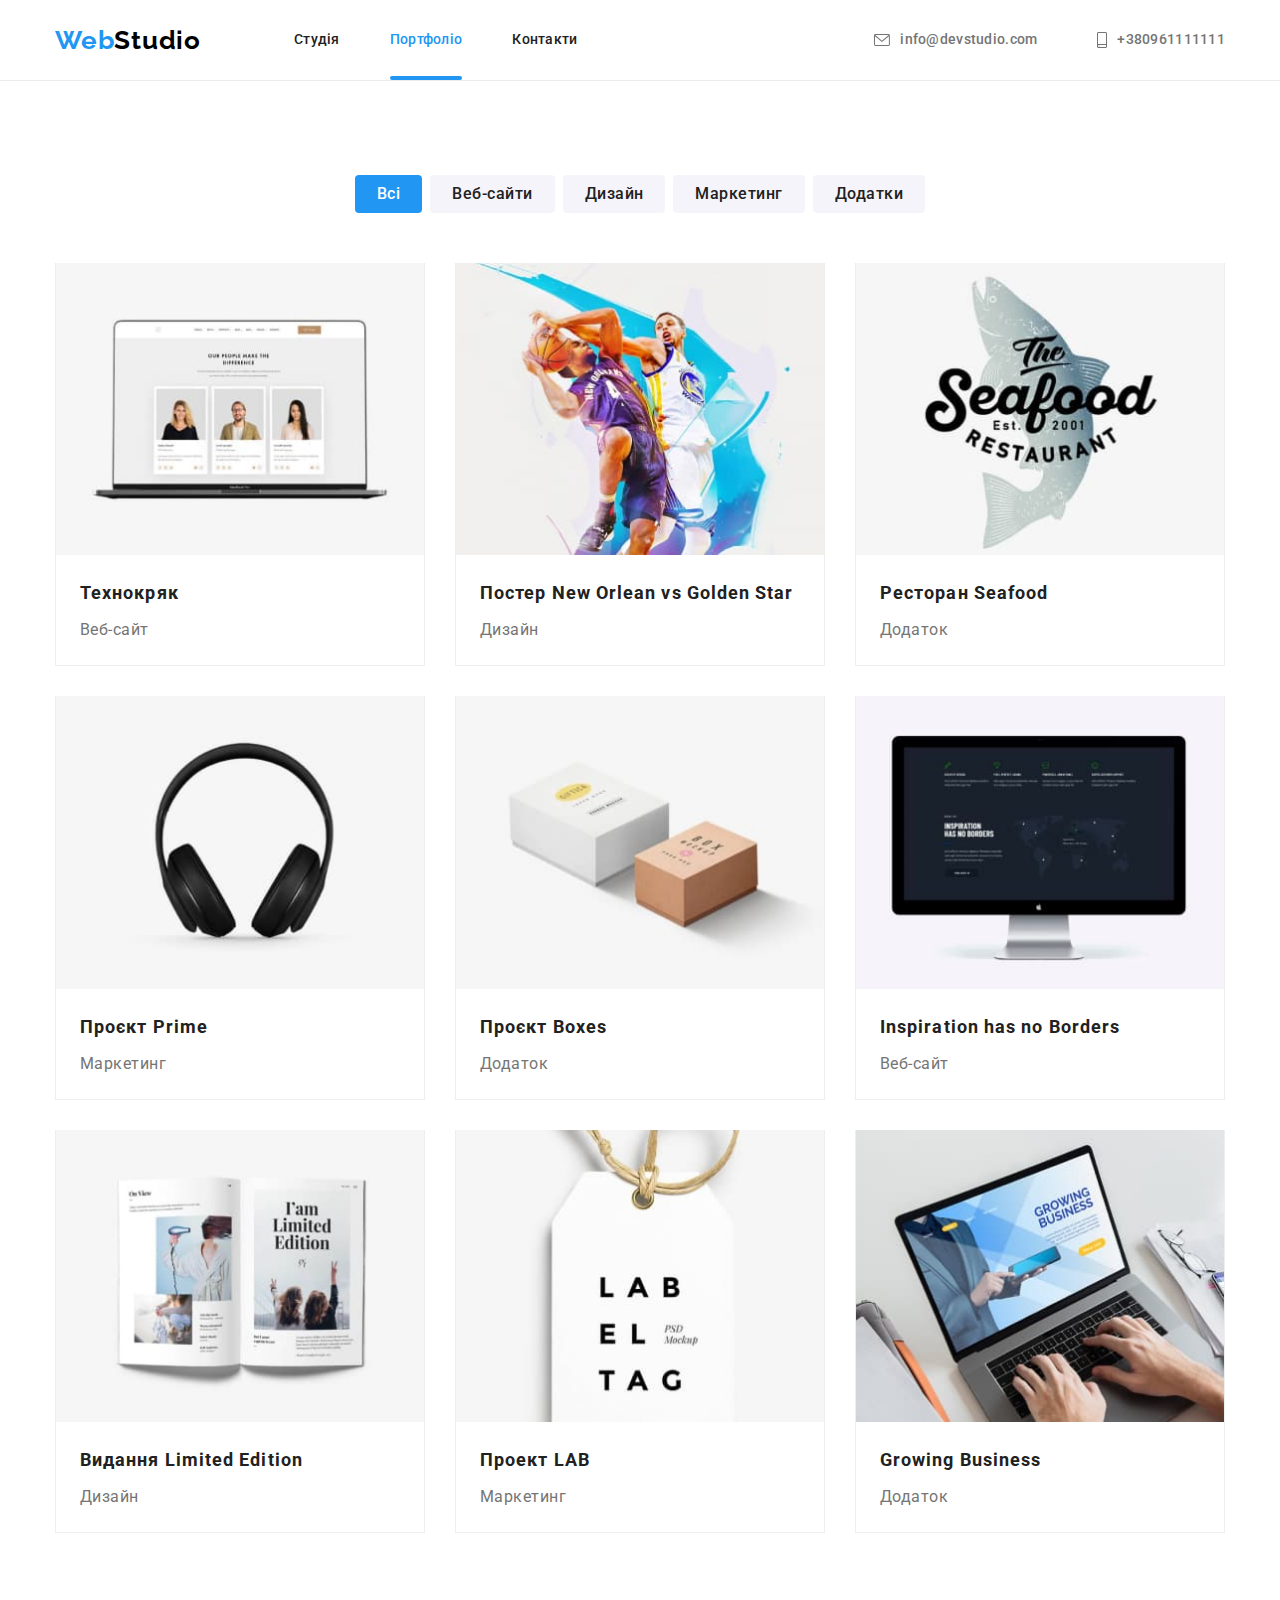
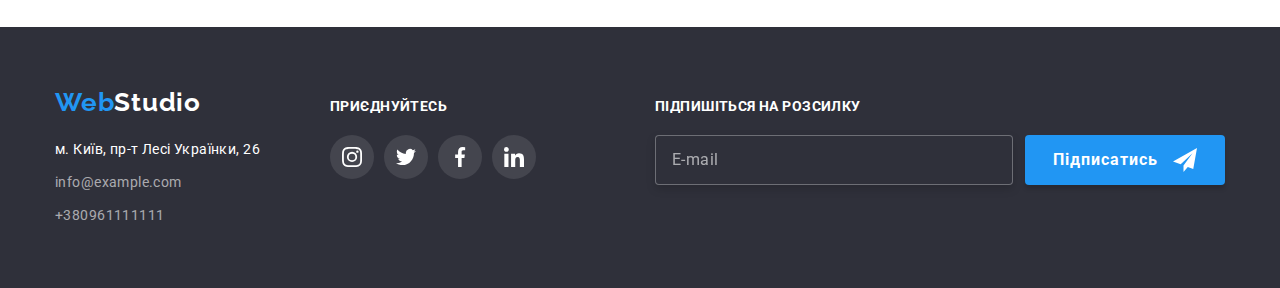
<file: portfolio.html>
<!DOCTYPE html>
<html lang="uk">
	<head>
		<meta charset="UTF-8" />
		<meta http-equiv="X-UA-Compatible" content="IE=edge" />
		<meta name="viewport" content="width=device-width, initial-scale=1.0" />
		<title>Web Studio (Version 2.1)</title>
		<link rel="preconnect" href="https://fonts.googleapis.com" />
		<link rel="preconnect" href="https://fonts.gstatic.com" crossorigin />
		<link
			href="https://fonts.googleapis.com/css2?family=Raleway:wght@700&family=Roboto:wght@400;500;700&display=swap"
			rel="stylesheet"
		/>
		<link
			rel="stylesheet"
			href="https://cdnjs.cloudflare.com/ajax/libs/modern-normalize/1.1.0/modern-normalize.min.css"
		/>
		<link rel="stylesheet" href="./css/main.min.css" />
	</head>

	<body>
		<div class="mobile-menu js-menu-container" id="mobile-menu">
			<button class="mobile-menu__button js-close-menu">
				<svg width="18.67px" height="18.67px">
					<use href="./images/icons.svg#icon-close-mob"></use>
				</svg>
			</button>
			<ul class="mobile-list list">
				<li class="mobile-list__text"><a href="./index.html" class="mobile-list__item link">Студія</a> </li>
				<li class="mobile-list__text"><a href="./portfolio.html" class="mobile-list__item link">Портфоліо</a> </li>
				<li class="mobile-list__text"><a href="" class="mobile-list__item link">Контакти</a></li>
				<li class="mobile-list__phone"
					><a href="tel:+380961111111" class="mobile-list__phone-link link">+380961111111</a></li
				>
				<li class="mobile-list__mail"
					><a href="mailto:info@devstudio.com" class="mobile-list__mail-link link">info@devstudio.com</a></li
				>
			</ul>
			<ul class="mobile-list__social list">
				<li class="mobile-list__social-text"
					><a href="" class="mobile-list__social-link link">Instagram</a><span class="mobile-list__border"></span>
				</li>
				<li class="mobile-list__social-text">
					<a href="" class="mobile-list__social-link link">Twitter</a><span class="mobile-list__border"></span>
				</li>
				<li class="mobile-list__social-text">
					<a href="" class="mobile-list__social-link link">Facebook</a><span class="mobile-list__border"></span>
				</li>
				<li class="mobile-list__social-text"> <a href="" class="mobile-list__social-link link">LinkedIn</a> </li>
			</ul>
		</div>

		<header class="header">
			<div class="container">
				<button class="mobile-menu__button-open js-open-menu" aria-expanded="false" aria-controls="mobile-menu">
					<svg width="24px" height="16px">
						<use href="./images/icons.svg#icon-menu-mob"></use>
					</svg>
				</button>
				<div class="header__container">
					<nav class="navigation">
						<a lang="en" href="./index.html" class="link navigation__logo"
							><span class="navigation__logo-part1">Web</span><span class="navigation__logo-part2">Studio</span>
						</a>
						<ul class="site-nav list">
							<li class="site-nav__item"><a href="./index.html" class="site-nav__link link">Студія</a></li>
							<li class="site-nav__item"
								><a href="./portfolio.html" class="site-nav__link link current">Портфоліо</a></li
							>
							<li class="site-nav__item"><a href="" class="site-nav__link link">Контакти</a></li>
						</ul>
					</nav>
					<ul class="site-adress list">
						<li class="site-adress__item mail">
							<svg class="site-adress__icon" width="16px" height="12px">
								<use href="./images/icons.svg#icon-envelope"></use>
							</svg>
							<a href="mailto:info@devstudio.com" class="site-adress__link link">info@devstudio.com</a>
						</li>
						<li class="site-adress__item phone">
							<svg class="site-adress__icon" width="10px" height="16px">
								<use href="./images/icons.svg#icon-smartphone"></use>
							</svg>
							<a href="tel:+380961111111" class="site-adress__link link">+380961111111</a>
						</li>
					</ul>
				</div>
			</div>
		</header>
		<main>
			<section class="examples section">
				<div class="container buttons">
					<h2 class="visually-hidden">Приклади робіт</h2>
					<ul class="examples__buttons list">
						<li class="examples__block"
							><button type="button" class="examples__button examples__button-blue">Всі</button></li
						>
						<li class="examples__block"><button type="button" class="examples__button">Веб-сайти</button></li>
						<li class="examples__block"><button type="button" class="examples__button">Дизайн</button></li>
						<li class="examples__block"><button type="button" class="examples__button">Маркетинг</button></li>
						<li class="examples__block"><button type="button" class="examples__button">Додатки</button></li>
					</ul>
					<ul class="examples__list list">
						<li class="examples__element">
							<a class="examples__link" href="">
								<div class="examples__overflow">
									<p class="examples__overlay"
										>Ресурс пропонує комплексні пропозиції з різним рівнем функціоналу та сервісів. Все це дозволить
										відвідувачу отримати вичерпні відомості про компанію чи приватну особу.
									</p>
									<picture>
										<source srcset="./images/img-2-1.jpg 1x, ./images/img-2-1-x2.jpg 2x" media="(min-width: 1200px)" />
										<source
											srcset="./images/img-2-1-tablet.jpg 1x, ./images/img-2-1-tablet-x2.jpg 2x"
											media="(min-width: 768px)"
										/>
										<source
											srcset="./images/img-2-1-mob.jpg 1x, ./images/img-2-1-mob-x2.jpg 2x"
											media="(max-width: 767px)"
										/>
										<img src="./images/img-2-1.jpg" alt="Технокряк" />
									</picture>
								</div>
								<div class="examples__card">
									<h3 class="examples__name">Технокряк</h3>
									<p class="examples__type">Веб-сайт</p>
								</div>
							</a>
						</li>
						<li class="examples__element">
							<a class="examples__link" href="">
								<div class="examples__overflow">
									<p class="examples__overlay"
										>Ресурс пропонує комплексні пропозиції з різним рівнем функціоналу та сервісів. Все це дозволить
										відвідувачу отримати вичерпні відомості про компанію чи приватну особу.
									</p>
									<picture>
										<source srcset="./images/img-2-2.jpg 1x, ./images/img-2-2-x2.jpg 2x" media="(min-width: 1200px)" />
										<source
											srcset="./images/img-2-2-tablet.jpg 1x, ./images/img-2-2-tablet-x2.jpg 2x"
											media="(min-width: 768px)"
										/>
										<source
											srcset="./images/img-2-2-mob.jpg 1x, ./images/img-2-2-mob-x2.jpg 2x"
											media="(max-width: 767px)"
										/>
										<img src="./images/img-2-2.jpg" alt="Постер New Orlean vs Golden Star" />
									</picture>
								</div>
								<div class="examples__card">
									<h3 class="examples__name">Постер New Orlean vs Golden Star</h3>
									<p class="examples__type">Дизайн</p>
								</div>
							</a>
						</li>
						<li class="examples__element">
							<a class="examples__link" href="">
								<div class="examples__overflow">
									<p class="examples__overlay"
										>Ресурс пропонує комплексні пропозиції з різним рівнем функціоналу та сервісів. Все це дозволить
										відвідувачу отримати вичерпні відомості про компанію чи приватну особу.
									</p>
									<picture>
										<source srcset="./images/img-2-3.jpg 1x, ./images/img-2-3-x2.jpg 2x" media="(min-width: 1200px)" />
										<source
											srcset="./images/img-2-3-tablet.jpg 1x, ./images/img-2-3-tablet-x2.jpg 2x"
											media="(min-width: 768px)"
										/>
										<source
											srcset="./images/img-2-3-mob.jpg 1x, ./images/img-2-3-mob-x2.jpg 2x"
											media="(max-width: 767px)"
										/>
										<img src="./images/img-2-3.jpg" alt="Ресторан Seafood" />
									</picture>
								</div>
								<div class="examples__card">
									<h3 class="examples__name">Ресторан Seafood</h3>
									<p class="examples__type">Додаток</p>
								</div>
							</a>
						</li>
						<li class="examples__element">
							<a class="examples__link" href="">
								<div class="examples__overflow">
									<p class="examples__overlay"
										>Ресурс пропонує комплексні пропозиції з різним рівнем функціоналу та сервісів. Все це дозволить
										відвідувачу отримати вичерпні відомості про компанію чи приватну особу.
									</p>
									<picture>
										<source srcset="./images/img-2-4.jpg 1x, ./images/img-2-4-x2.jpg 2x" media="(min-width: 1200px)" />
										<source
											srcset="./images/img-2-4-tablet.jpg 1x, ./images/img-2-4-tablet-x2.jpg 2x"
											media="(min-width: 768px)"
										/>
										<source
											srcset="./images/img-2-4-mob.jpg 1x, ./images/img-2-4-mob-x2.jpg 2x"
											media="(max-width: 767px)"
										/>
										<img src="./images/img-2-4.jpg" alt="Проєкт Prime" />
									</picture>
								</div>
								<div class="examples__card">
									<h3 class="examples__name">Проєкт Prime</h3>
									<p class="examples__type">Маркетинг</p>
								</div>
							</a>
						</li>
						<li class="examples__element">
							<a class="examples__link" href="">
								<div class="examples__overflow">
									<p class="examples__overlay"
										>Ресурс пропонує комплексні пропозиції з різним рівнем функціоналу та сервісів. Все це дозволить
										відвідувачу отримати вичерпні відомості про компанію чи приватну особу.
									</p>
									<picture>
										<source srcset="./images/img-2-5.jpg 1x, ./images/img-2-5-x2.jpg 2x" media="(min-width: 1200px)" />
										<source
											srcset="./images/img-2-5-tablet.jpg 1x, ./images/img-2-5-tablet-x2.jpg 2x"
											media="(min-width: 768px)"
										/>
										<source
											srcset="./images/img-2-5-mob.jpg 1x, ./images/img-2-5-mob-x2.jpg 2x"
											media="(max-width: 767px)"
										/>
										<img src="./images/img-2-5.jpg" alt="Проєкт Boxes" />
									</picture>
								</div>
								<div class="examples__card">
									<h3 class="examples__name">Проєкт Boxes</h3>
									<p class="examples__type">Додаток</p>
								</div>
							</a>
						</li>
						<li class="examples__element">
							<a class="examples__link" href="">
								<div class="examples__overflow">
									<p class="examples__overlay"
										>Ресурс пропонує комплексні пропозиції з різним рівнем функціоналу та сервісів. Все це дозволить
										відвідувачу отримати вичерпні відомості про компанію чи приватну особу.
									</p>
									<picture>
										<source srcset="./images/img-2-6.jpg 1x, ./images/img-2-6-x2.jpg 2x" media="(min-width: 1200px)" />
										<source
											srcset="./images/img-2-6-tablet.jpg 1x, ./images/img-2-6-tablet-x2.jpg 2x"
											media="(min-width: 768px)"
										/>
										<source
											srcset="./images/img-2-6-mob.jpg 1x, ./images/img-2-6-mob-x2.jpg 2x"
											media="(max-width: 767px)"
										/>
										<img src="./images/img-2-6.jpg" alt="Inspiration has no Borders" />
									</picture>
								</div>
								<div class="examples__card">
									<h3 class="examples__name">Inspiration has no Borders</h3>
									<p class="examples__type">Веб-сайт</p>
								</div>
							</a>
						</li>
						<li class="examples__element">
							<a class="examples__link" href="">
								<div class="examples__overflow">
									<p class="examples__overlay"
										>Ресурс пропонує комплексні пропозиції з різним рівнем функціоналу та сервісів. Все це дозволить
										відвідувачу отримати вичерпні відомості про компанію чи приватну особу.
									</p>
									<picture>
										<source srcset="./images/img-2-7.jpg 1x, ./images/img-2-7-x2.jpg 2x" media="(min-width: 1200px)" />
										<source
											srcset="./images/img-2-7-tablet.jpg 1x, ./images/img-2-7-tablet-x2.jpg 2x"
											media="(min-width: 768px)"
										/>
										<source
											srcset="./images/img-2-7-mob.jpg 1x, ./images/img-2-7-mob-x2.jpg 2x"
											media="(max-width: 767px)"
										/>
										<img src="./images/img-2-7.jpg" alt="Видання Limited Edition" />
									</picture>
								</div>
								<div class="examples__card">
									<h3 class="examples__name">Видання Limited Edition</h3>
									<p class="examples__type">Дизайн</p>
								</div>
							</a>
						</li>
						<li class="examples__element">
							<a class="examples__link" href="">
								<div class="examples__overflow">
									<p class="examples__overlay"
										>Ресурс пропонує комплексні пропозиції з різним рівнем функціоналу та сервісів. Все це дозволить
										відвідувачу отримати вичерпні відомості про компанію чи приватну особу.
									</p>
									<picture>
										<source srcset="./images/img-2-8.jpg 1x, ./images/img-2-8-x2.jpg 2x" media="(min-width: 1200px)" />
										<source
											srcset="./images/img-2-8-tablet.jpg 1x, ./images/img-2-8-tablet-x2.jpg 2x"
											media="(min-width: 768px)"
										/>
										<source
											srcset="./images/img-2-8-mob.jpg 1x, ./images/img-2-8-mob-x2.jpg 2x"
											media="(max-width: 767px)"
										/>
										<img src="./images/img-2-8.jpg" alt="Проект LAB" />
									</picture>
								</div>
								<div class="examples__card">
									<h3 class="examples__name">Проект LAB</h3>
									<p class="examples__type">Маркетинг</p>
								</div>
							</a>
						</li>
						<li class="examples__element">
							<a class="examples__link" href="">
								<div class="examples__overflow">
									<p class="examples__overlay"
										>Ресурс пропонує комплексні пропозиції з різним рівнем функціоналу та сервісів. Все це дозволить
										відвідувачу отримати вичерпні відомості про компанію чи приватну особу.
									</p>
									<picture>
										<source srcset="./images/img-2-9.jpg 1x, ./images/img-2-9-x2.jpg 2x" media="(min-width: 1200px)" />
										<source
											srcset="./images/img-2-9-tablet.jpg 1x, ./images/img-2-9-tablet-x2.jpg 2x"
											media="(min-width: 768px)"
										/>
										<source
											srcset="./images/img-2-9-mob.jpg 1x, ./images/img-2-9-mob-x2.jpg 2x"
											media="(max-width: 767px)"
										/>
										<img src="./images/img-2-9.jpg" alt="Growing Business" />
									</picture>
								</div>
								<div class="examples__card">
									<h3 class="examples__name">Growing Business</h3>
									<p class="examples__type">Додаток</p>
								</div>
							</a>
						</li>
					</ul>
				</div>
			</section>
		</main>
		<footer class="footer">
			<div class="container list">
				<div class="footer__blocks list">
					<div class="footer__tablet">
						<div class="footer__nav">
							<a href="" class="link">
								<p lang="en" class="navigation__logo-footer"
									><span class="navigation__logo-part1">Web</span><span class="navigation__logo-part3">Studio</span></p
								>
							</a>
							<address>
								<ul class="footer__nav-list list">
									<li class="footer__nav-list"
										><a href="https://goo.gl/maps/LEngHqbAJeuQZEvs9" target="_blank" class="city__adress link"
											>м. Київ, пр-т Лесі Українки, 26</a
										>
									</li>
									<li class="footer__nav-list"
										><a href="mailto:info@example.com" class="footer__contacts link">info@example.com</a>
									</li>
									<li class="footer__nav-list"
										><a href="tel:+380961111111" class="footer__contacts link">+380961111111</a></li
									>
								</ul>
							</address>
						</div>
						<div class="footer__social">
							<p class="footer__title">приєднуйтесь</p>
							<ul class="footer__list list">
								<li class="footer__social-item"
									><a href="" class="footer__social-link">
										<svg class="footer-icon" width="20px" height="20px">
											<use href="./images/icons.svg#icon-instagram"></use>
										</svg> </a
								></li>
								<li class="footer__social-item"
									><a href="" class="footer__social-link">
										<svg class="footer-icon" width="20px" height="20px">
											<use href="./images/icons.svg#icon-twitter"></use></svg></a
								></li>
								<li class="footer__social-item"
									><a href="" class="footer__social-link">
										<svg class="footer-icon" width="20px" height="20px">
											<use href="./images/icons.svg#icon-facebook"></use></svg></a
								></li>
								<li class="footer__social-item"
									><a href="" class="footer__social-link">
										<svg class="footer-icon" width="20px" height="20px">
											<use href="./images/icons.svg#icon-linkedin"></use></svg></a
								></li>
							</ul>
						</div>
					</div>

					<div class="footer__join">
						<p class="footer__title">підпишіться на розсилку</p>
						<form class="footer__email">
							<input type="email" name="email" placeholder="E-mail" class="footer__email-input" />
							<button type="submit" class="footer__button">
								<span class="footer__button-icon">
									Підписатись
									<svg class="footer__icon" width="24px" height="24px">
										<use href="./images/icons.svg#icon-send"></use>
									</svg>
								</span>
							</button>
						</form>
					</div>
				</div>
			</div>
		</footer>
		<script src="./js/mobile-menu.js"></script>
	</body>
</html>
</file>
<file: css/main.min.css>
html{box-sizing:border-box}*,::before,::after{box-sizing:inherit}h1,h2,h3,h4,h5,h6,p,ul,ol{margin:0;padding:0}img{display:block;width:100%;height:auto}.list{list-style:none}.link{text-decoration:none}.container{width:100%;padding-left:15px;padding-right:15px;margin-left:auto;margin-right:auto}@media screen and (min-width: 480px){.container{max-width:480px}}@media screen and (min-width: 768px){.container{max-width:768px}}@media screen and (min-width: 1200px){.container{max-width:1200px}}.section{padding-top:60px;padding-bottom:60px}@media screen and (min-width: 1200px){.section{padding-top:94px;padding-bottom:94px}}.about__head,.team__head,.clients__head{text-align:center;margin-bottom:50px;font-weight:700;font-size:28px;line-height:1.18;letter-spacing:.03em;color:var(--title-text-color)}@media screen and (min-width: 1200px){.about__head,.team__head,.clients__head{font-size:36px;line-height:1.17}}:root{--primary-text-color: #757575;--title-text-color: #212121;--white-text-color: #ffffff;--blue-color: #2196f3;--blue-hover-color: #188ce8;--background-back-color: #2f303a;--logo-part2-color: #000000;--footer-color: rgba(255, 255, 255, 0.6);--button-bg-color: #f5f4fa;--team-bg-color: #f5f4fa;--main-bg-color: #f5f5f5;--border-heder-line: #ececec;--border-card-line: #eeeeee;--icon-main-color: #afb1b8;--hero-bg-color: #c4c4c4;--hero-bg-overlay: rgba(47, 48, 58, 0.4);--bgcolor-wedo: rgba(47, 48, 58, 0.8);--timing-function: cubic-bezier(0.4, 0, 0.2, 1);--bgcolor-exampl-overlay: rgba(33, 150, 243, 0.9)}body{font-family:"roboto",sans-serif}.visually-hidden{position:absolute;width:1px;height:1px;margin:-1px;border:0;padding:0;white-space:nowrap;clip-path:inset(100%);clip:rect(0 0 0 0);overflow:hidden}.header{background-color:var(--white-text-color);border-bottom:1px solid var(--border-heder-line);position:relative}.header__container,.navigation{display:flex;align-items:center}.navigation__logo{padding:16px 0px}@media screen and (min-width: 768px){.navigation__logo{margin-right:88px;padding:0px}}@media screen and (min-width: 1200px){.navigation__logo{margin-right:93px}}.navigation__logo-part1,.navigation__logo-part2,.navigation__logo-part3{font-family:"Raleway";font-style:normal;font-weight:700;font-size:26px;line-height:1.19;letter-spacing:.03em}.navigation__logo-part1{color:var(--blue-color)}.navigation__logo-part2{color:var(--logo-part2-color)}.site-nav__link{display:none}@media screen and (min-width: 768px){.site-nav__link{display:block;position:relative;padding-top:32px;padding-bottom:32px;font-weight:500;font-size:14px;line-height:1.14;letter-spacing:.02em;color:var(--title-text-color);transition:color 250ms var(--timing-function)}.site-nav__link:hover,.site-nav__link:focus,.site-nav__link:active{color:var(--blue-color)}}.site-nav{display:flex}.site-nav .current{color:var(--blue-color)}.site-nav .current::after{content:"";position:absolute;left:0;bottom:0;display:block;width:100%;height:4px;border-radius:2px;background-color:var(--blue-color)}.site-nav__item:not(:last-child){margin-right:50px}.site-adress{display:none}@media screen and (min-width: 768px){.site-adress{display:flex;flex-direction:column;margin-left:auto;justify-content:center;align-items:flex-start;gap:10px;color:var(--primary-text-color)}}@media screen and (min-width: 1200px){.site-adress{flex-direction:row;align-items:center}}.site-adress__item{display:flex;justify-content:center;align-items:center}@media screen and (min-width: 1200px){.site-adress__item{padding-top:32px;padding-bottom:32px}.site-adress__item .mail{padding-top:32px;padding-bottom:32px}.site-adress__item:not(:last-child){margin-right:50px}.site-adress__item:focus,.site-adress__item:hover,.site-adress__item:active{color:var(--blue-color);cursor:pointer}}.site-adress__icon{display:flex;margin-right:10px;justify-content:center;align-items:center;fill:currentColor;transition:color 250ms var(--timing-function)}.site-adress__link{font-weight:500;font-size:14px;line-height:1.14;letter-spacing:.02em;color:var(--primary-text-color);transition:color 250ms var(--timing-function)}@media screen and (min-width: 1200px){.site-adress__item:focus .site-adress__link,.site-adress__item:hover .site-adress__link,.site-adress__item:active .site-adress__link{color:var(--blue-color);cursor:pointer}}.mobile-menu__button-open{position:absolute;background-color:inherit;display:flex;align-items:center;justify-content:center;top:10px;right:10px;width:40px;height:40px;border:none}@media screen and (min-width: 768px){.mobile-menu__button-open{display:none}}.hero{background-color:var(--hero-bg-color);background-repeat:no-repeat;background-position:center;background-size:cover;padding:118px 0px;margin:auto;text-align:center;max-width:480px;background-image:linear-gradient(var(--hero-bg-overlay), var(--hero-bg-overlay)),url(../images/hero-bg-mob.jpg)}@media(min-device-pixel-ratio: 2),(min-resolution: 192dpi),(min-resolution: 2dppx){.hero{background-image:linear-gradient(var(--hero-bg-overlay), var(--hero-bg-overlay)),url(../images/hero-bg-mob-x2.jpg)}}@media screen and (min-width: 480px){.hero{max-width:480px;background-image:linear-gradient(var(--hero-bg-overlay), var(--hero-bg-overlay)),url(../images/hero-bg-mob.jpg)}}@media screen and (min-width: 480px)and (min-device-pixel-ratio: 2),screen and (min-width: 480px)and (min-resolution: 192dpi),screen and (min-width: 480px)and (min-resolution: 2dppx){.hero{background-image:linear-gradient(var(--hero-bg-overlay), var(--hero-bg-overlay)),url(../images/hero-bg-mob-x2.jpg)}}@media screen and (min-width: 768px){.hero{max-width:768px;background-image:linear-gradient(var(--hero-bg-overlay), var(--hero-bg-overlay)),url(../images/hero-bg-tablet.jpg)}}@media screen and (min-width: 768px)and (min-device-pixel-ratio: 2),screen and (min-width: 768px)and (min-resolution: 192dpi),screen and (min-width: 768px)and (min-resolution: 2dppx){.hero{background-image:linear-gradient(var(--hero-bg-overlay), var(--hero-bg-overlay)),url(../images/hero-bg-tablet-x2.jpg)}}@media screen and (min-width: 1200px){.hero{max-width:1600px;padding:200px 0px;background-image:linear-gradient(var(--hero-bg-overlay), var(--hero-bg-overlay)),url(../images/hero-bg.jpg)}}@media screen and (min-width: 1200px)and (min-device-pixel-ratio: 2),screen and (min-width: 1200px)and (min-resolution: 192dpi),screen and (min-width: 1200px)and (min-resolution: 2dppx){.hero{background-image:linear-gradient(var(--hero-bg-overlay), var(--hero-bg-overlay)),url(../images/hero-bg-x2.jpg)}}.hero__title{padding:0px 45px;margin-bottom:30px;text-align:center;font-weight:900;font-size:26px;line-height:1.62;letter-spacing:.06em;text-transform:uppercase;color:var(--white-text-color)}@media screen and (min-width: 768px){.hero__title{padding:0px 189px}}@media screen and (min-width: 1200px){.hero__title{padding:0px 252px;font-size:44px;line-height:1.36}}.hero__button{padding:10px 24px;font-family:"Roboto";font-weight:700;font-size:16px;line-height:1.88;align-items:center;letter-spacing:.06em;color:var(--white-text-color);background-color:var(--blue-color);box-shadow:0px 4px 4px rgba(0,0,0,.15);border-radius:4px;border:none;transition:background-color 250ms var(--timing-function)}.hero__button:hover,.hero__button:focus{background-color:var(--blue-hover-color);cursor:pointer}@media screen and (min-width: 1200px){.hero__button{padding:10px 32px}}@media screen and (min-width: 1200px){.benefits{padding-bottom:0}}.benefits__list{display:flex;flex-wrap:wrap;gap:30px}@media screen and (min-width: 480px){.benefits__list{max-width:480px}}@media screen and (min-width: 768px){.benefits__list{max-width:768px}}@media screen and (min-width: 1200px){.benefits__list{max-width:1200px}}@media screen and (min-width: 480px){.benefits__item{max-width:450px}}@media screen and (min-width: 768px){.benefits__item{max-width:354px}}@media screen and (min-width: 1200px){.benefits__item{max-width:270px}}.benefits__blok{background-color:var(--button-bg-color);border-radius:4px;margin-bottom:30px;height:120px;display:flex;justify-content:center;align-items:center}.benefits__title{margin-bottom:10px;font-weight:700;font-size:14px;line-height:1.14;letter-spacing:.03em;text-transform:uppercase;color:var(--title-text-color);text-align:center}@media screen and (min-width: 768px){.benefits__title{text-align:left}}.benefits__text{font-weight:400;font-size:14px;line-height:1.71;letter-spacing:.03em;color:var(--primary-text-color)}.about{display:none}@media screen and (min-width: 1200px){.about{display:flex}}.about__list{display:flex;gap:30px}.about__card{position:relative}.about__title{display:flex;justify-content:center;align-items:center;position:absolute;width:370px;height:70px;left:0;bottom:0;background-color:var(--bgcolor-wedo);font-weight:700;font-size:14px;line-height:1.14;text-align:center;margin:0;letter-spacing:.03em;text-transform:uppercase;color:var(--white-text-color)}.team{background-color:var(--team-bg-color)}.team__list{display:flex;flex-wrap:wrap;gap:30px;text-align:center}@media screen and (min-width: 480px){.team__list{max-width:480px}}@media screen and (min-width: 768px){.team__list{max-width:768px}}@media screen and (min-width: 1200px){.team__list{max-width:1200px}}.team__card{box-shadow:0px 1px 3px rgba(0,0,0,.12),0px 1px 1px rgba(0,0,0,.14),0px 2px 1px rgba(0,0,0,.2);border-radius:0px 0px 4px 4px;background-color:var(--white-text-color)}@media screen and (min-width: 480px){.team__card{max-width:450px}}@media screen and (min-width: 768px){.team__card{max-width:354px}}@media screen and (min-width: 1200px){.team__card{max-width:270px}}.team__name{margin-top:30px;margin-bottom:10px;font-weight:500;font-size:16px;line-height:1.19;letter-spacing:.03em;color:var(--title-text-color)}.team__job{margin-bottom:16px;font-weight:400;font-size:16px;line-height:1.19;letter-spacing:.03em;color:var(--primary-text-color)}.social{display:flex;justify-content:center;gap:10px;margin-bottom:30px}.social__link{width:44px;height:44px;border-radius:50%;display:flex;justify-content:center;align-items:center;fill:var(--icon-main-color);transition:background-color 250ms var(--timing-function),fill 250ms var(--timing-function)}.social__link:hover,.social__link:focus,.social__link:active{background-color:var(--blue-color)}.social__link:hover .social__icon,.social__link:focus .social__icon,.social__link:active .social__icon{fill:var(--white-text-color)}.clients__list{display:flex;flex-wrap:wrap;justify-content:center;gap:30px}@media screen and (min-width: 480px){.clients__list{max-width:480px}}@media screen and (min-width: 768px){.clients__list{max-width:768px}}@media screen and (min-width: 1200px){.clients__list{max-width:1200px}}.client__link{display:flex;justify-content:center;align-items:center;height:92px;width:210px;fill:var(--icon-main-color);border:1px solid var(--icon-main-color);border-radius:4px;transition:fill 250ms var(--timing-function),border-color 250ms var(--timing-function)}.client__link:hover,.client__link:focus{fill:var(--blue-color);border-color:var(--blue-color);cursor:pointer}@media screen and (min-width: 768px){.client__link{width:226px}}@media screen and (min-width: 1200px){.client__link{width:170px}}.examples__buttons{display:flex;flex-wrap:wrap;margin:auto;justify-content:flex-start;gap:8px;margin-bottom:50px;border:none;border-radius:4px}@media screen and (min-width: 768px){.examples__buttons{justify-content:center}}@media screen and (min-width: 1200px){.examples__buttons{justify-content:center}}.examples__button{font-family:inherit;font-weight:500;font-size:16px;line-height:1.62;text-align:center;letter-spacing:.03em;color:var(--title-text-color);background-color:var(--button-bg-color);border-radius:4px;border:none;transition:background-color 250ms var(--timing-function),color 250ms var(--timing-function),box-shadow 250ms var(--timing-function);padding:6px 22px}.examples__button:hover,.examples__button:focus,.examples__button:active{color:var(--white-text-color);background-color:var(--blue-color);cursor:pointer;box-shadow:0px 3px 1px rgba(0,0,0,.1),0px 1px 2px rgba(0,0,0,.08),0px 2px 2px rgba(0,0,0,.12)}.examples__button-blue{color:var(--white-text-color);background-color:var(--blue-color)}.examples__list{display:flex;flex-wrap:wrap;gap:30px}@media screen and (min-width: 480px){.examples__list{max-width:480px}}@media screen and (min-width: 768px){.examples__list{max-width:768px}}@media screen and (min-width: 1200px){.examples__list{max-width:1200px}}.examples__element{border-left:1px solid var(--border-card-line);border-right:1px solid var(--border-card-line);border-bottom:1px solid var(--border-card-line)}.examples__element:hover,.examples__element:focus{box-shadow:0px 1px 1px rgba(0,0,0,.12),0px 4px 4px rgba(0,0,0,.06),1px 4px 6px rgba(0,0,0,.16)}@media screen and (min-width: 480px){.examples__element{max-width:450px}}@media screen and (min-width: 768px){.examples__element{max-width:354px}}@media screen and (min-width: 1200px){.examples__element{max-width:370px}}.examples__link{display:block;text-decoration:none}.examples__card{padding:20px 24px}.examples__overflow{position:relative;overflow:hidden}.examples__overlay{display:block;position:absolute;left:0;top:0;width:100%;height:100%;padding:63px 24px;font-size:18px;line-height:1.56;letter-spacing:.03em;color:var(--white-text-color);background-color:var(--bgcolor-exampl-overlay);transform:translateY(100%);opacity:0;transition:transform 250ms var(--timing-function),opacity 250ms var(--timing-function);overflow:auto}.examples__link:hover .examples__overlay,.examples__link:focus .examples__overlay{transform:translateY(0%);opacity:1}.examples__name{font-weight:700;font-size:18px;line-height:2;letter-spacing:.06em;color:var(--title-text-color);margin-bottom:4px}.examples__type{font-weight:400;font-size:16px;line-height:1.88;letter-spacing:.03em;color:var(--primary-text-color)}.footer{background-color:var(--background-back-color);padding:60px 0px;text-align:center}@media screen and (min-width: 1200px){.footer{text-align:left}}@media screen and (min-width: 768px){.footer__tablet{display:flex;align-items:baseline;gap:165px;margin-bottom:60px;margin-top:0px}}@media screen and (min-width: 1200px){.footer__tablet{gap:0px;margin-bottom:0px}}.footer__blocks{display:flex;flex-direction:column;align-items:center}@media screen and (min-width: 1200px){.footer__blocks{align-items:baseline}}@media screen and (min-width: 1200px){.footer__blocks{flex-direction:row}}@media screen and (min-width: 1200px){.footer__nav{margin-right:70px}}.footer__nav-list:not(:last-child){margin-bottom:8px}@media screen and (min-width: 1200px){.footer__nav-list:not(:last-child){margin-bottom:9px}}@media screen and (min-width: 1200px){.footer__join{margin-left:auto}}.navigation__logo-footer{margin-bottom:20px}.navigation__logo-part3{color:var(--white-text-color)}.city__adress{font-style:normal;font-weight:400;font-size:14px;line-height:1.71;letter-spacing:.03em;color:var(--white-text-color);transition:color 250ms var(--timing-function)}.city__adress:hover,.city__adress:focus,.city__adress:active{color:var(--blue-color)}.footer__contacts{font-style:normal;font-weight:400;font-size:14px;line-height:1.71;letter-spacing:.03em;color:var(--footer-color);transition:color 250ms var(--timing-function)}.footer__contacts:hover,.footer__contacts:focus,.footer__contacts:active{color:var(--blue-color)}.footer__button{width:200px;height:50px;margin-top:20px;font-weight:700;font-size:16px;line-height:1.88;text-align:center;letter-spacing:.06em;color:var(--white-text-color);background:var(--blue-color);box-shadow:0px 4px 4px rgba(0,0,0,.15);border-radius:4px;border:none;padding:0;outline:none}@media screen and (min-width: 1200px){.footer__button{margin-top:0px}}.footer__email{display:flex;flex-direction:column;align-items:center}@media screen and (min-width: 1200px){.footer__email{flex-direction:row}}.footer__email-input{width:290px;height:50px;margin:0px;padding:0;outline:none;border:1px solid rgba(255,255,255,.3);filter:drop-shadow(0px 4px 4px rgba(0, 0, 0, 0.15));border-radius:4px;background:var(--background-back-color);color:var(--white-text-color)}@media screen and (min-width: 480px){.footer__email-input{width:450px}}@media screen and (min-width: 1200px){.footer__email-input{width:358px;margin-right:12px}}.footer__email input{padding-left:16px;font-weight:400;font-size:16px;line-height:21.25;align-items:center;letter-spacing:.03em;color:var(--white-text-color)}.footer__email input::placeholder{font-weight:400;font-size:16px;line-height:21.25;align-items:center;letter-spacing:.03em;color:rgba(255,255,255,.6)}.footer__button-icon{display:flex;position:relative;margin:10px 28px;width:144px;height:30px;border:none;align-items:center}.footer__icon{position:absolute;top:o;right:0;fill:var(--white-text-color)}.footer__list{display:flex;gap:10px}.footer__title{margin-bottom:20px;font-weight:700;font-size:14px;line-height:1.14;letter-spacing:.03em;text-transform:uppercase;color:var(--white-text-color)}.footer__social{margin:60px 0px}@media screen and (min-width: 768px){.footer__social{margin:0}}@media screen and (min-width: 1200px){.footer__social{margin:0}}.footer__social-item{width:44px;height:44px;border-radius:50%;background:rgba(255,255,255,.1)}.footer__social-link{fill:var(--white-text-color);display:flex;justify-content:center;align-items:center;width:100%;height:100%;border-radius:50%;transition:background-color 250ms var(--timing-function)}.footer__social-link:hover,.footer__social-link:focus,.footer__social-link:active{background-color:var(--blue-color)}.backdrop{position:fixed;width:100%;height:100%;top:0;background-color:rgba(0,0,0,.2);transition:opacity 250ms var(--timing-function),visibility 250ms var(--timing-function)}.is-hidden{opacity:0;visibility:hidden;pointer-events:none}.is-hidden .modal{transform:translate(-50%, -50%) scale(0.5)}.modal{min-width:350px;padding:40px;background-color:var(--white-text-color);box-shadow:0px 1px 3px rgba(0,0,0,.12),0px 1px 1px rgba(0,0,0,.14),0px 2px 1px rgba(0,0,0,.2);border-radius:4px;position:absolute;top:50%;left:50%;transform:translate(-50%, -50%) scale(1) rotate(360deg);transition:transform 500ms var(--timing-function)}@media screen and (min-width: 480px){.modal{width:450px;height:609px}}@media screen and (min-width: 768px){.modal{width:450px;height:609px}}@media screen and (min-width: 1200px){.modal{width:528px;height:581px}}.modal__close{position:absolute;top:8px;right:8px;height:30px;width:30px;border-radius:50%;border:1px solid rgba(0,0,0,.1);background-color:var(--white-text-color)}.modal__close-icon{fill:var(--logo-part2-color);display:flex;justify-content:center;align-items:center;width:100%;height:100%}.modal__title{text-align:center;margin-bottom:12px;font-weight:700;font-size:20px;line-height:1.15;letter-spacing:.03em;color:var(--title-text-color)}.modal__form{margin-bottom:20px}@media screen and (min-width: 1200px){.modal__form{width:448px}}.modal__field{display:flex;flex-direction:column;font-weight:400;font-size:12px;line-height:1.17;letter-spacing:.01em;color:var(--primary-text-color);outline:none;margin-bottom:10px}.modal__field input{height:40px;border:1px solid rgba(33,33,33,.2);border-radius:4px;padding-left:42px;outline-style:none}.modal__field label{margin-bottom:4px}.modal__field textarea{border:1px solid rgba(33,33,33,.2);border-radius:4px;height:120px;padding:12px 16px;outline:none;resize:none}.modal__field:hover input,.modal__field:hover .modal__icon{border-color:var(--blue-color);fill:var(--blue-color)}.modal__field:hover textarea,.modal__field textarea:focus{border-color:var(--blue-color)}.modal__icon-position{position:relative;display:flex;flex-direction:column}.modal__icon-position input:focus,.modal__icon-position input:focus+.modal__icon{border-color:var(--blue-color);fill:var(--blue-color)}.modal__icon{position:absolute;left:21px;top:50%;transform:translate(-50%, -50%);fill:var(--title-text-color)}.modal__link{font-weight:400;font-size:14px;line-height:1.71;letter-spacing:.03em;text-decoration-line:underline;color:var(--blue-color)}.modal__text{display:flex;align-items:center;justify-content:center;color:var(--primary-text-color);font-weight:400;font-size:12px;line-height:1.17;letter-spacing:.03em}.modal__text input{position:absolute;width:1px;height:1px;margin:-1px;border:0;padding:0;white-space:nowrap;clip-path:inset(100%);clip:rect(0 0 0 0);overflow:hidden}@media screen and (min-width: 1200px){.modal__text{font-size:14px;line-height:1.71}}.modal__agree-icon{display:flex;align-items:center;justify-content:center;margin-right:7px;width:16px;height:15px;fill:var(--white-text-color);border-radius:2px;border:solid 2px var(--background-back-color)}.modal__checkbox:checked+.modal__agree-icon{background-size:contain;background-origin:border-box;background-color:var(--blue-color);border-color:var(--blue-color);fill:var(--white-text-color);border-radius:2px}.modal__button{text-align:center;margin-top:30px;width:200px;height:50px;font-weight:700;font-size:16px;line-height:1.88;letter-spacing:.06em;color:var(--white-text-color);background:var(--blue-color);box-shadow:0px 4px 4px rgba(0,0,0,.15);border-radius:4px;border:none;padding:0;outline:none}.modal__button:hover{background-color:var(--blue-hover-color)}.modal__button-center{display:flex;justify-content:center}.mobile-menu{position:fixed;left:0px;right:0px;width:100vw;height:100vh;padding:48px 0px 48px 40px;background:var(--white-text-color);box-shadow:0px 4px 8px rgba(0,0,0,.04),0px 2px 4px rgba(0,0,0,.08),0px 1px 3px rgba(0,0,0,.16);transform:translateX(200%);transition:250ms var(--timing-function);z-index:1000}@media screen and (min-width: 768px){.mobile-menu{display:none}}.mobile-menu.is-open{transform:translateX(0%)}.mobile-menu__button{position:absolute;background-color:inherit;display:flex;align-items:center;justify-content:center;top:10px;right:10px;width:40px;height:40px;border:none}.mobile-menu__button :hover,.mobile-menu__button :focus,.mobile-menu__button :active{fill:var(--blue-color)}@media screen and (min-width: 768px){.mobile-menu__button{display:none}}.mobile-list__item{font-weight:500;font-size:40px;line-height:1.18;letter-spacing:.02em;color:var(--title-text-color)}.mobile-list__text{margin-bottom:32px}.mobile-list__text :hover,.mobile-list__text :focus,.mobile-list__text :active{color:var(--blue-color)}.mobile-list__phone-link{font-weight:500;font-size:34px;line-height:1.18;letter-spacing:.02em;color:var(--blue-color)}.mobile-list__phone{margin-bottom:32px}.mobile-list__mail-link{font-weight:500;font-size:24px;line-height:1.17;letter-spacing:.02em;color:var(--primary-text-color)}.mobile-list__mail{margin-bottom:64px}.mobile-list__mail :hover,.mobile-list__mail :focus,.mobile-list__mail :active{color:var(--blue-color)}.mobile-list__social{display:flex}.mobile-list__social-text{margin-right:10px}.mobile-list__border{border-right:1px solid rgba(33,33,33,.2);margin-left:10px}.mobile-list__social-link{font-weight:500;font-size:12px;line-height:1.22;letter-spacing:.02em;color:var(--blue-color)}@media screen and (min-width: 480px){.mobile-list__social-link{font-size:18px}}/*# sourceMappingURL=main.min.css.map */
</file>
